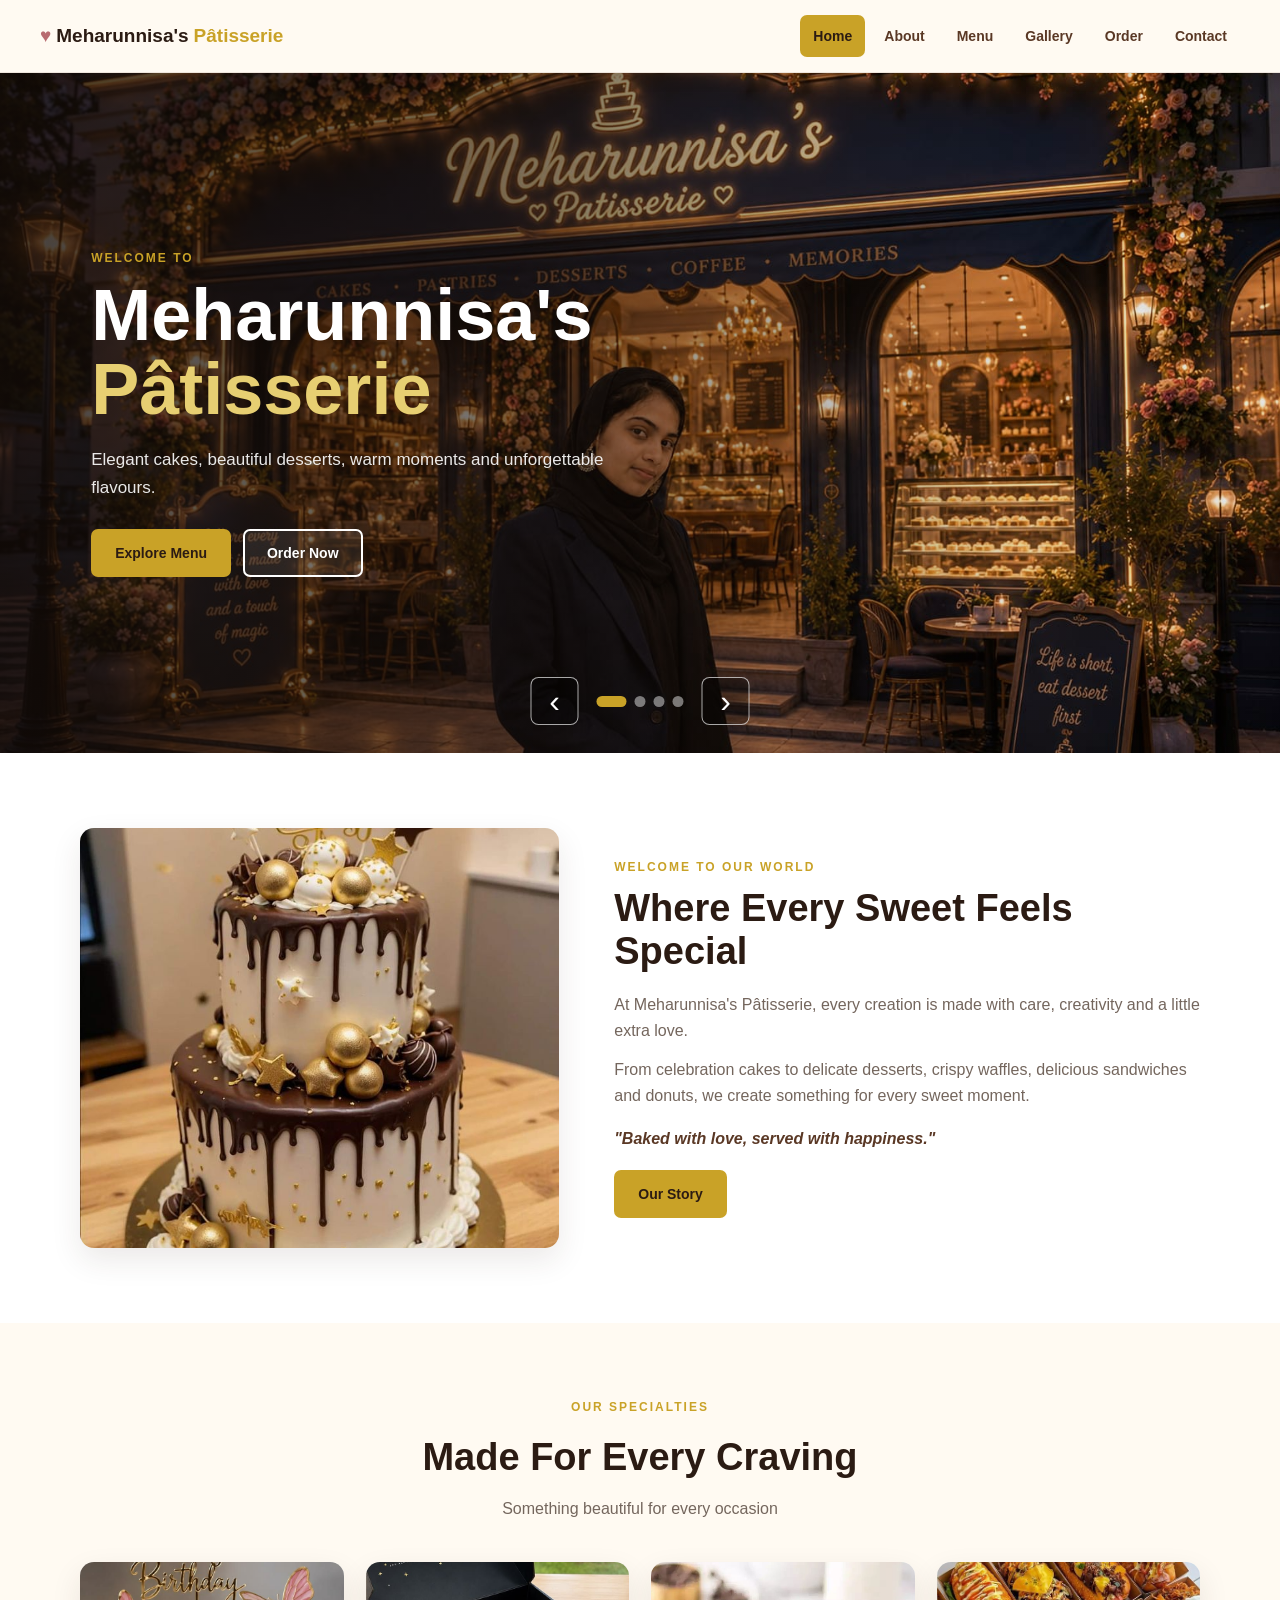
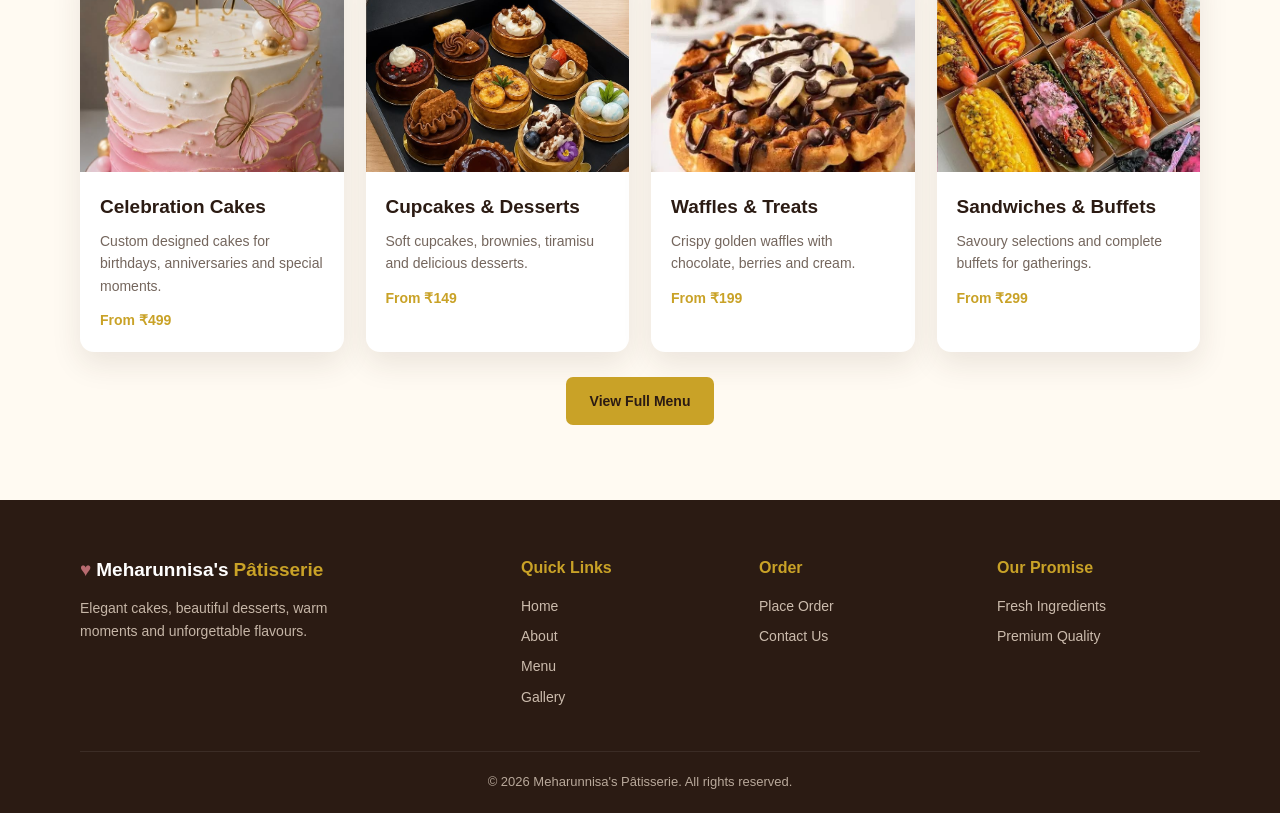
<file: Meharunnisa's patisserie/index.html>
<!DOCTYPE html>
<html lang="en">
<head>
  <meta charset="UTF-8">
  <meta name="viewport" content="width=device-width, initial-scale=1.0">
  <title>Meharunnisa's Pâtisserie | Home</title>
  <link rel="stylesheet" href="css/style.css">
</head>

<body>

<nav class="navbar">
  <div class="nav-container">

    <a href="index.html" class="logo">
      <span class="heart">♥</span>
      Meharunnisa's <span>Pâtisserie</span>
    </a>

    <button
      class="menu-toggle"
      aria-label="Open navigation"
      aria-expanded="false">
      <span></span>
      <span></span>
      <span></span>
    </button>

    <div class="nav-links">
      <a href="index.html" class="active">Home</a>
      <a href="about.html">About</a>
      <a href="menu.html">Menu</a>
      <a href="gallery.html">Gallery</a>
      <a href="order.html">Order</a>
      <a href="contact.html">Contact</a>
    </div>

  </div>
</nav>


<!-- =========================
     HOME SLIDER
========================= -->

<section class="hero">

  <div class="slider">

    <!-- Slide 1 -->
    <div
      class="slide active"
      style="background-image:url('images/hero1.jpg')">

      <div class="slide-content">
        <div class="slide-text">

          <p class="welcome-label">
            WELCOME TO
          </p>

          <h1>
            Meharunnisa's<br>
            <span>Pâtisserie</span>
          </h1>

          <p>
            Elegant cakes, beautiful desserts,
            warm moments and unforgettable flavours.
          </p>

          <div class="btn-group">
            <a href="menu.html" class="btn btn-primary">
              Explore Menu
            </a>

            <a href="order.html" class="btn btn-outline">
              Order Now
            </a>
          </div>

        </div>
      </div>

    </div>


    <!-- Slide 2 -->
    <div
      class="slide"
      style="background-image:url('images/hero2.jpg')">

      <div class="slide-content">
        <div class="slide-text">

          <p class="welcome-label">
            HANDCRAFTED WITH LOVE
          </p>

          <h1>
            Celebration<br>
            <span>Cakes</span>
          </h1>

          <p>
            Beautiful cakes created for birthdays,
            anniversaries and special celebrations.
          </p>

          <div class="btn-group">
            <a href="menu.html" class="btn btn-primary">
              View Cakes
            </a>

            <a href="order.html" class="btn btn-outline">
              Order Now
            </a>
          </div>

        </div>
      </div>

    </div>


    <!-- Slide 3 -->
    <div
      class="slide"
      style="background-image:url('images/hero3.jpg')">

      <div class="slide-content">
        <div class="slide-text">

          <p class="welcome-label">
            SWEET TREATS
          </p>

          <h1>
            Cupcakes &<br>
            <span>Desserts</span>
          </h1>

          <p>
            Soft cupcakes, rich brownies,
            tiramisu and delicious desserts.
          </p>

          <div class="btn-group">
            <a href="gallery.html" class="btn btn-primary">
              View Gallery
            </a>

            <a href="order.html" class="btn btn-outline">
              Order Now
            </a>
          </div>

        </div>
      </div>

    </div>


    <!-- Slide 4 -->
    <div
      class="slide"
      style="background-image:url('images/hero4.jpg')">

      <div class="slide-content">
        <div class="slide-text">

          <p class="welcome-label">
            CRISPY & DELICIOUS
          </p>

          <h1>
            Waffles &<br>
            <span>Donuts</span>
          </h1>

          <p>
            Golden waffles, chocolate,
            berries, cream and delicious donuts.
          </p>

          <div class="btn-group">
            <a href="menu.html" class="btn btn-primary">
              See Menu
            </a>

            <a href="order.html" class="btn btn-outline">
              Order Now
            </a>
          </div>

        </div>
      </div>

    </div>

  </div>


  <!-- Slider controls -->

  <div class="slider-controls">

    <button
      class="slider-btn prev"
      type="button"
      aria-label="Previous slide">
      ‹
    </button>

    <div class="slider-dots">

      <button
        class="dot active"
        type="button"
        data-index="0"
        aria-label="Slide 1">
      </button>

      <button
        class="dot"
        type="button"
        data-index="1"
        aria-label="Slide 2">
      </button>

      <button
        class="dot"
        type="button"
        data-index="2"
        aria-label="Slide 3">
      </button>

      <button
        class="dot"
        type="button"
        data-index="3"
        aria-label="Slide 4">
      </button>

    </div>

    <button
      class="slider-btn next"
      type="button"
      aria-label="Next slide">
      ›
    </button>

  </div>

</section>


<!-- =========================
     ABOUT TEASER
========================= -->

<section class="section about-teaser">

  <div class="container">

    <div class="about-grid">

      <div class="about-image">
        <img
          src="images/cake2.jpg"
          alt="Beautiful cake"
          class="about-photo">
      </div>

      <div class="about-content">

        <p class="section-label">
          WELCOME TO OUR WORLD
        </p>

        <h2>
          Where Every Sweet Feels Special
        </h2>

        <p>
          At Meharunnisa's Pâtisserie,
          every creation is made with care,
          creativity and a little extra love.
        </p>

        <p>
          From celebration cakes to delicate desserts,
          crispy waffles, delicious sandwiches and donuts,
          we create something for every sweet moment.
        </p>

        <p class="quote">
          "Baked with love, served with happiness."
        </p>

        <a href="about.html" class="btn btn-gold">
          Our Story
        </a>

      </div>

    </div>

  </div>

</section>


<!-- =========================
     SPECIALTIES
========================= -->

<section class="section specialties">

  <div class="container">

    <div class="section-header">

      <p class="section-label">
        OUR SPECIALTIES
      </p>

      <h2>
        Made For Every Craving
      </h2>

      <p>
        Something beautiful for every occasion
      </p>

    </div>


    <div class="cards-grid">

      <div class="card">

        <div
          class="card-img"
          style="background-image:url('images/cake3.jpg')">
        </div>

        <div class="card-body">

          <h3>
            Celebration Cakes
          </h3>

          <p>
            Custom designed cakes for birthdays,
            anniversaries and special moments.
          </p>

          <p class="price">
            From ₹499
          </p>

        </div>

      </div>


      <div class="card">

        <div
          class="card-img"
          style="background-image:url('images/cupcakes2.jpg')">
        </div>

        <div class="card-body">

          <h3>
            Cupcakes & Desserts
          </h3>

          <p>
            Soft cupcakes, brownies,
            tiramisu and delicious desserts.
          </p>

          <p class="price">
            From ₹149
          </p>

        </div>

      </div>


      <div class="card">

        <div
          class="card-img"
          style="background-image:url('images/waffle2.jpg')">
        </div>

        <div class="card-body">

          <h3>
            Waffles & Treats
          </h3>

          <p>
            Crispy golden waffles with chocolate,
            berries and cream.
          </p>

          <p class="price">
            From ₹199
          </p>

        </div>

      </div>


      <div class="card">

        <div
          class="card-img"
          style="background-image:url('images/sandwich1.jpg')">
        </div>

        <div class="card-body">

          <h3>
            Sandwiches & Buffets
          </h3>

          <p>
            Savoury selections and complete
            buffets for gatherings.
          </p>

          <p class="price">
            From ₹299
          </p>

        </div>

      </div>

    </div>


    <div class="text-center mt-2">

      <a href="menu.html" class="btn btn-gold">
        View Full Menu
      </a>

    </div>

  </div>

</section>


<!-- =========================
     FOOTER
========================= -->

<footer class="footer">

  <div class="container">

    <div class="footer-grid">

      <div class="footer-brand">

        <a href="index.html" class="logo">
          <span class="heart">♥</span>
          Meharunnisa's <span>Pâtisserie</span>
        </a>

        <p>
          Elegant cakes, beautiful desserts,
          warm moments and unforgettable flavours.
        </p>

      </div>


      <div class="footer-links">

        <h4>
          Quick Links
        </h4>

        <a href="index.html">Home</a>
        <a href="about.html">About</a>
        <a href="menu.html">Menu</a>
        <a href="gallery.html">Gallery</a>

      </div>


      <div class="footer-links">

        <h4>
          Order
        </h4>

        <a href="order.html">
          Place Order
        </a>

        <a href="contact.html">
          Contact Us
        </a>

      </div>


      <div class="footer-links">

        <h4>
          Our Promise
        </h4>

        <a href="about.html">
          Fresh Ingredients
        </a>

        <a href="about.html">
          Premium Quality
        </a>

      </div>

    </div>


    <div class="footer-bottom">
      © 2026 Meharunnisa's Pâtisserie.
      All rights reserved.
    </div>

  </div>

</footer>


<script src="js/script.js"></script>

</body>
</html>
</file>
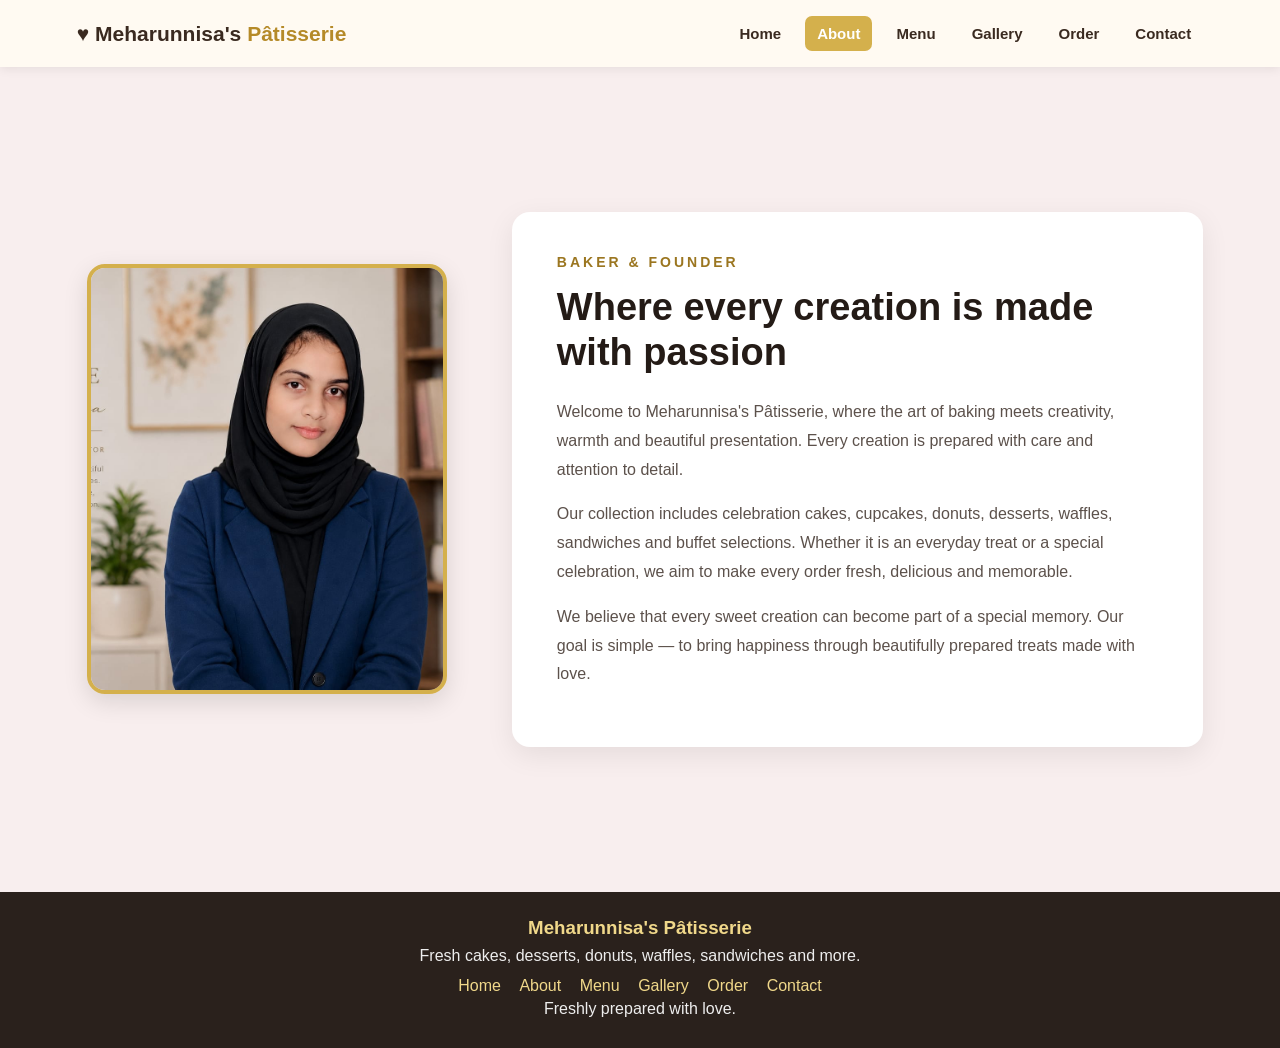
<file: Meharunnisa's patisserie/about.html>
<!DOCTYPE html>
<html lang="en">
<head>
    <meta charset="UTF-8">
    <meta name="viewport" content="width=device-width, initial-scale=1.0">

    <title>About | Meharunnisa's Pâtisserie</title>

    <style>

        /* =========================
           BASIC RESET
        ========================= */

        * {
            margin: 0;
            padding: 0;
            box-sizing: border-box;
        }

        body {
            font-family: Arial, Helvetica, sans-serif;
            background: #f8eeee;
            color: #2b211b;
        }


        /* =========================
           NAVIGATION BAR
        ========================= */

        header {
            width: 100%;

            /* CORRECT CREAM COLOR */
            background: #fffaf2;

            padding: 16px 6%;

            display: flex;
            align-items: center;
            justify-content: space-between;

            box-shadow: 0 2px 10px rgba(0, 0, 0, 0.08);

            position: relative;
            z-index: 10;
        }


        /* LOGO */

        .logo {
            font-size: 21px;
            font-weight: bold;

            color: #3a2a20;

            text-decoration: none;

            white-space: nowrap;
        }


        .logo span {
            color: #b58a28;
        }


        /* NAVIGATION LINKS */

        nav {
            display: flex;

            align-items: center;

            /* SPACE BETWEEN EACH WORD */
            gap: 12px;
        }


        nav a {
            text-decoration: none;

            color: #3a2a20;

            font-size: 15px;

            font-weight: 600;

            /* SPACE AROUND EACH LINK */
            padding: 9px 12px;

            border-radius: 7px;

            transition: 0.3s ease;
        }


        nav a:hover {
            background: #f3e5bd;

            color: #5a4015;
        }


        nav a.active {
            background: #d4b04c;

            color: #ffffff;
        }


        /* =========================
           ABOUT SECTION
        ========================= */

        .about-section {
            min-height: calc(100vh - 75px);

            padding: 70px 6%;

            display: flex;

            align-items: center;

            justify-content: center;
        }


        .about-container {
            width: 100%;

            max-width: 1150px;

            display: flex;

            align-items: center;

            justify-content: center;

            gap: 55px;
        }


        /* =========================
           PHOTO
        ========================= */

        .about-image {
            flex: 0 0 380px;

            display: flex;

            justify-content: center;

            align-items: center;
        }


        .about-image img {
            width: 360px;

            height: 430px;

            object-fit: cover;

            display: block;

            border-radius: 18px;

            border: 4px solid #d4b04c;

            box-shadow:
                0 8px 25px rgba(0, 0, 0, 0.12);
        }


        /* =========================
           INFORMATION BOX
        ========================= */

        .about-content {
            flex: 1;

            background: #ffffff;

            padding: 42px 45px;

            border-radius: 18px;

            box-shadow:
                0 8px 28px rgba(0, 0, 0, 0.08);
        }


        .small-title {
            font-size: 14px;

            font-weight: bold;

            letter-spacing: 3px;

            color: #9b7620;

            margin-bottom: 15px;
        }


        .about-content h1 {
            font-size: 38px;

            line-height: 1.2;

            color: #241b16;

            margin-bottom: 22px;
        }


        .about-content p {
            font-size: 16px;

            line-height: 1.8;

            color: #5c514b;

            margin-bottom: 16px;
        }


        /* =========================
           FOOTER
        ========================= */

        footer {
            background: #2a211c;

            color: #ffffff;

            text-align: center;

            padding: 25px 20px;
        }


        footer h3 {
            color: #f0d88a;

            margin-bottom: 8px;
        }


        footer p {
            color: #eeeeee;

            margin: 5px 0;
        }


        .footer-links {
            margin-top: 12px;
        }


        .footer-links a {
            color: #f0d88a;

            text-decoration: none;

            margin: 0 7px;
        }


        .footer-links a:hover {
            text-decoration: underline;
        }


        /* =========================
           TABLET
        ========================= */

        @media (max-width: 900px) {

            header {
                flex-direction: column;

                gap: 12px;

                padding: 16px 20px;
            }


            nav {
                gap: 6px;

                flex-wrap: wrap;

                justify-content: center;
            }


            nav a {
                font-size: 14px;

                padding: 8px 10px;
            }


            .about-section {
                padding: 45px 20px;
            }


            .about-container {
                flex-direction: column;

                gap: 35px;
            }


            .about-image {
                flex: none;
            }


            .about-image img {
                width: 320px;

                height: 390px;
            }


            .about-content {
                width: 100%;

                padding: 32px 28px;
            }


            .about-content h1 {
                font-size: 30px;
            }
        }


        /* =========================
           MOBILE
        ========================= */

        @media (max-width: 500px) {

            .logo {
                font-size: 19px;
            }


            header {
                padding: 15px;
            }


            nav {
                gap: 3px;
            }


            nav a {
                font-size: 13px;

                padding: 7px 8px;
            }


            .about-section {
                padding: 35px 15px;
            }


            .about-image img {
                width: 280px;

                height: 340px;
            }


            .about-content {
                padding: 25px 20px;
            }


            .about-content h1 {
                font-size: 27px;
            }


            .about-content p {
                font-size: 14px;

                line-height: 1.7;
            }
        }

    </style>
</head>


<body>


    <!-- =========================
         NAVIGATION
    ========================= -->

    <header>

        <a href="index.html" class="logo">
            ♥ Meharunnisa's <span>Pâtisserie</span>
        </a>


        <nav>

            <a href="index.html">
                Home
            </a>

            <a href="about.html" class="active">
                About
            </a>

            <a href="menu.html">
                Menu
            </a>

            <a href="gallery.html">
                Gallery
            </a>

            <a href="order.html">
                Order
            </a>

            <a href="contact.html">
                Contact
            </a>

        </nav>

    </header>


    <!-- =========================
         ABOUT SECTION
    ========================= -->

    <main class="about-section">

        <div class="about-container">


            <!-- ABOUT PHOTO -->

            <div class="about-image">

                <img
                    src="images/about.jpg"
                    alt="Meharunnisa's Pâtisserie founder"
                >

            </div>


            <!-- ABOUT INFORMATION -->

            <div class="about-content">

                <div class="small-title">
                    BAKER &amp; FOUNDER
                </div>


                <h1>
                    Where every creation is made with passion
                </h1>


                <p>
                    Welcome to Meharunnisa's Pâtisserie, where the art of
                    baking meets creativity, warmth and beautiful presentation.
                    Every creation is prepared with care and attention to detail.
                </p>


                <p>
                    Our collection includes celebration cakes, cupcakes,
                    donuts, desserts, waffles, sandwiches and buffet selections.
                    Whether it is an everyday treat or a special celebration,
                    we aim to make every order fresh, delicious and memorable.
                </p>


                <p>
                    We believe that every sweet creation can become part of
                    a special memory. Our goal is simple — to bring happiness
                    through beautifully prepared treats made with love.
                </p>

            </div>

        </div>

    </main>


    <!-- =========================
         FOOTER
    ========================= -->

    <footer>

        <h3>
            Meharunnisa's Pâtisserie
        </h3>


        <p>
            Fresh cakes, desserts, donuts, waffles,
            sandwiches and more.
        </p>


        <div class="footer-links">

            <a href="index.html">Home</a>

            <a href="about.html">About</a>

            <a href="menu.html">Menu</a>

            <a href="gallery.html">Gallery</a>

            <a href="order.html">Order</a>

            <a href="contact.html">Contact</a>

        </div>


        <p>
            Freshly prepared with love.
        </p>

    </footer>


</body>
</html>
</file>
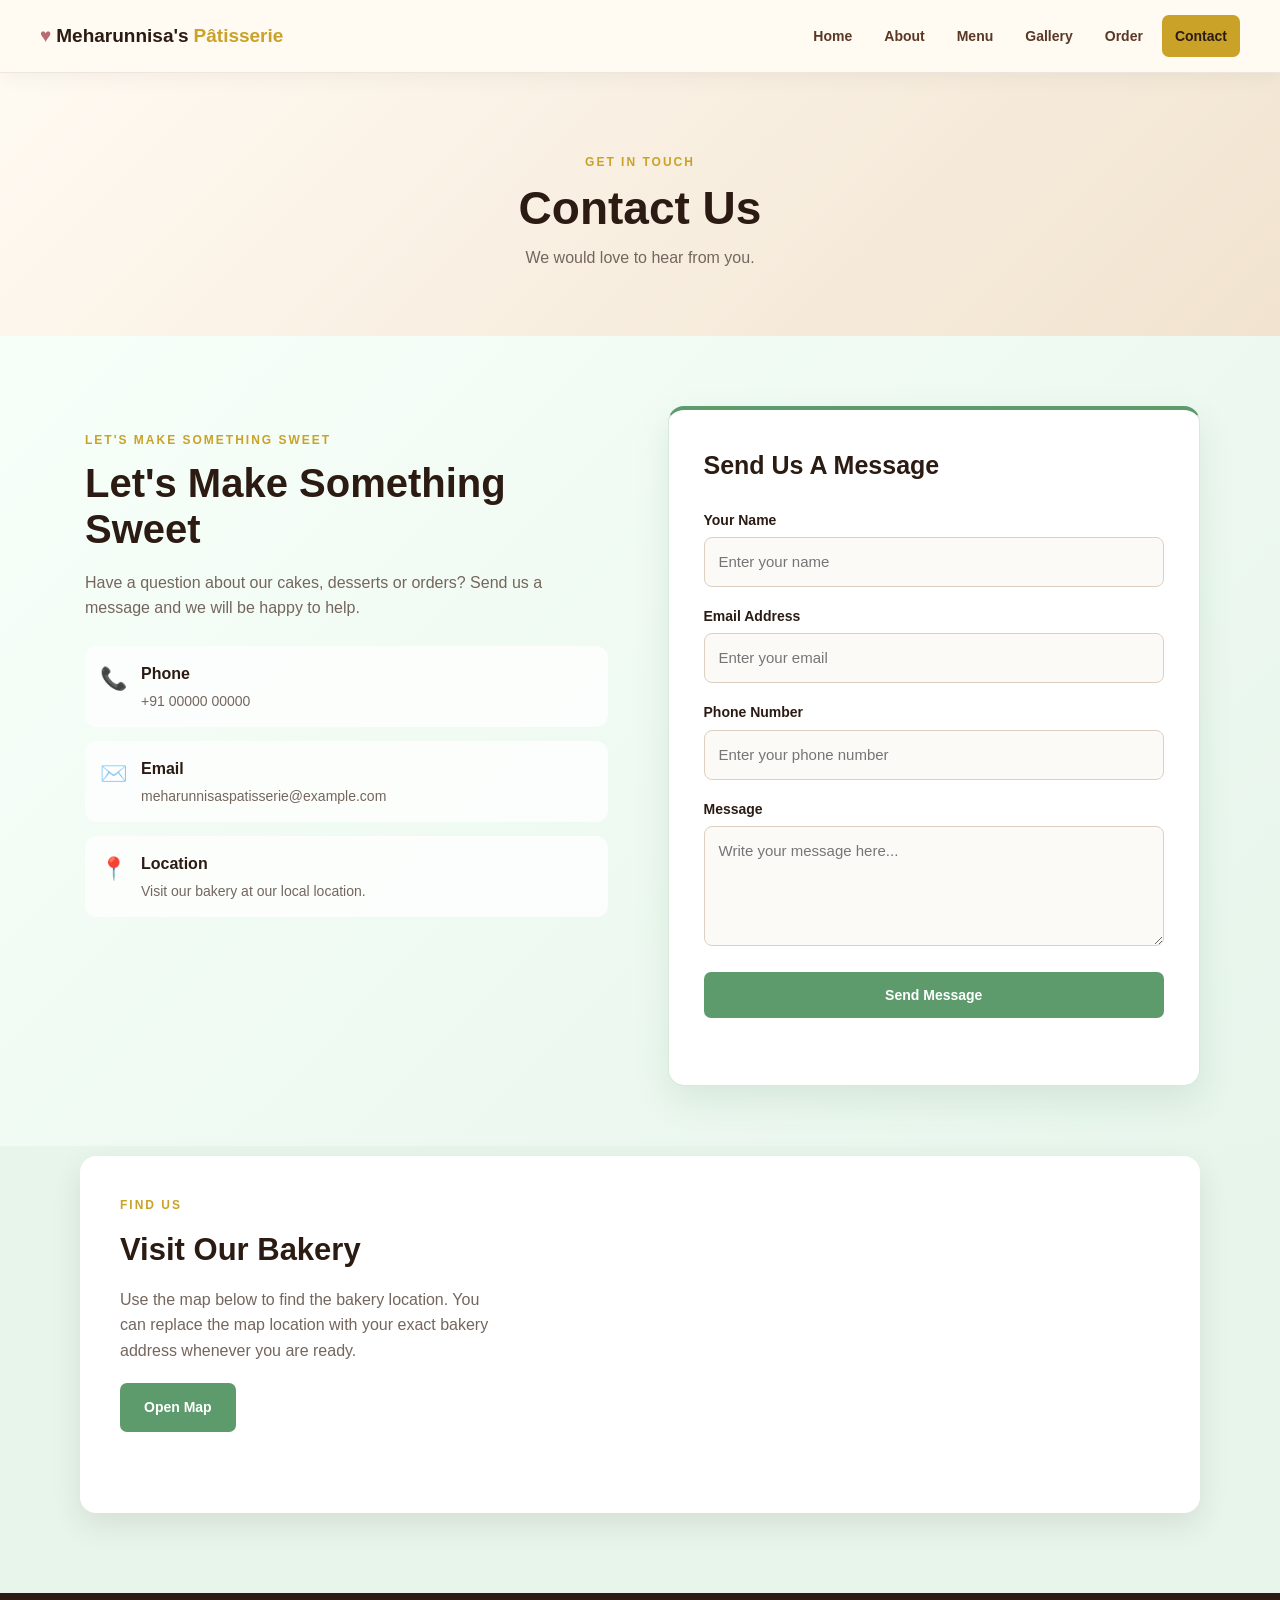
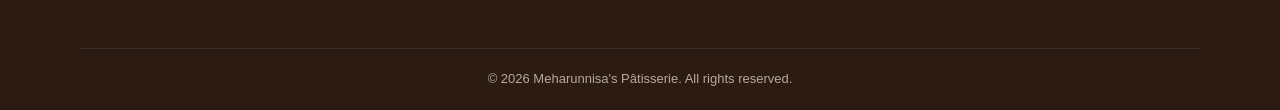
<file: Meharunnisa's patisserie/contact.html>
<!DOCTYPE html>
<html lang="en">

<head>

  <meta charset="UTF-8">

  <meta name="viewport"
        content="width=device-width, initial-scale=1.0">

  <title>
    Contact | Meharunnisa's Pâtisserie
  </title>

  <link rel="stylesheet" href="css/style.css">
</head>

<body>


  <nav class="navbar">

    <div class="nav-container">

      <a href="index.html" class="logo">
        <span class="heart">♥</span>
        Meharunnisa's <span>Pâtisserie</span>
      </a>

      <button class="menu-toggle"
              aria-label="Open navigation"
              aria-expanded="false">

        <span></span>
        <span></span>
        <span></span>

      </button>

      <div class="nav-links">

        <a href="index.html">Home</a>
        <a href="about.html">About</a>
        <a href="menu.html">Menu</a>
        <a href="gallery.html">Gallery</a>
        <a href="order.html">Order</a>
        <a href="contact.html" class="active">Contact</a>

      </div>

    </div>

  </nav>


  <section class="page-hero contact-hero">

    <div class="container">

      <p class="section-label">
        GET IN TOUCH
      </p>

      <h1>
        Contact Us
      </h1>

      <p>
        We would love to hear from you.
      </p>

    </div>

  </section>


  <main class="contact-page">

    <div class="container">

      <div class="contact-layout">


        <div class="contact-info">

          <p class="section-label">
            LET'S MAKE SOMETHING SWEET
          </p>

          <h2>
            Let's Make Something Sweet
          </h2>

          <p>
            Have a question about our cakes, desserts
            or orders? Send us a message and we will
            be happy to help.
          </p>


          <div class="contact-details">


            <div class="contact-item">

              <div class="icon">
                📞
              </div>

              <div>

                <h4>
                  Phone
                </h4>

                <p>
                  +91 00000 00000
                </p>

              </div>

            </div>


            <div class="contact-item">

              <div class="icon">
                ✉️
              </div>

              <div>

                <h4>
                  Email
                </h4>

                <p>
                  meharunnisaspatisserie@example.com
                </p>

              </div>

            </div>


            <div class="contact-item">

              <div class="icon">
                📍
              </div>

              <div>

                <h4>
                  Location
                </h4>

                <p>
                  Visit our bakery at our local location.
                </p>

              </div>

            </div>


          </div>

        </div>


        <div class="contact-form-card">

          <h3>
            Send Us A Message
          </h3>


          <form id="contactForm">


            <div class="form-group">

              <label for="contactName">
                Your Name
              </label>

              <input type="text"
                     id="contactName"
                     name="name"
                     placeholder="Enter your name"
                     required>

            </div>


            <div class="form-group">

              <label for="contactEmail">
                Email Address
              </label>

              <input type="email"
                     id="contactEmail"
                     name="email"
                     placeholder="Enter your email"
                     required>

            </div>


            <div class="form-group">

              <label for="contactPhone">
                Phone Number
              </label>

              <input type="tel"
                     id="contactPhone"
                     name="phone"
                     placeholder="Enter your phone number">

            </div>


            <div class="form-group">

              <label for="contactMessageInput">
                Message
              </label>

              <textarea id="contactMessageInput"
                        name="message"
                        placeholder="Write your message here..."
                        required></textarea>

            </div>


            <button type="submit"
                    class="btn btn-green form-submit">

              Send Message

            </button>
            <div id="contactMessage" class="contact-success">
        ✓ Your order has been sent successfully!
        <button type="button" onclick="closeContactMessage()">OK</button>
     </div>

            <p class="form-message"></p>

          </form>

        </div>

      </div>

    </div>

  </main>


  <section class="map-section">

    <div class="container">

      <div class="map-card">

        <div class="map-copy">

          <p class="section-label">
            FIND US
          </p>

          <h2>
            Visit Our Bakery
          </h2>

          <p>
            Use the map below to find the bakery location.
            You can replace the map location with your
            exact bakery address whenever you are ready.
          </p>

          <a href="https://www.google.com/maps"
             target="_blank"
             rel="noopener"
             class="btn btn-green">

            Open Map

          </a>

        </div>


        <div class="map-frame">

          <iframe
            src="https://www.google.com/maps?q=Kottapeta%2C%20Andhra%20Pradesh%2C%20India&output=embed"
            loading="lazy"
            title="Bakery location map">
          </iframe>

        </div>

      </div>

    </div>

  </section>


  <footer class="footer">

    <div class="container">

      <div class="footer-bottom">
        © 2026 Meharunnisa's Pâtisserie.
        All rights reserved.
      </div>

    </div>

  </footer>

<script src="js/script.js"></script>
  

</body>
</html>
</file>
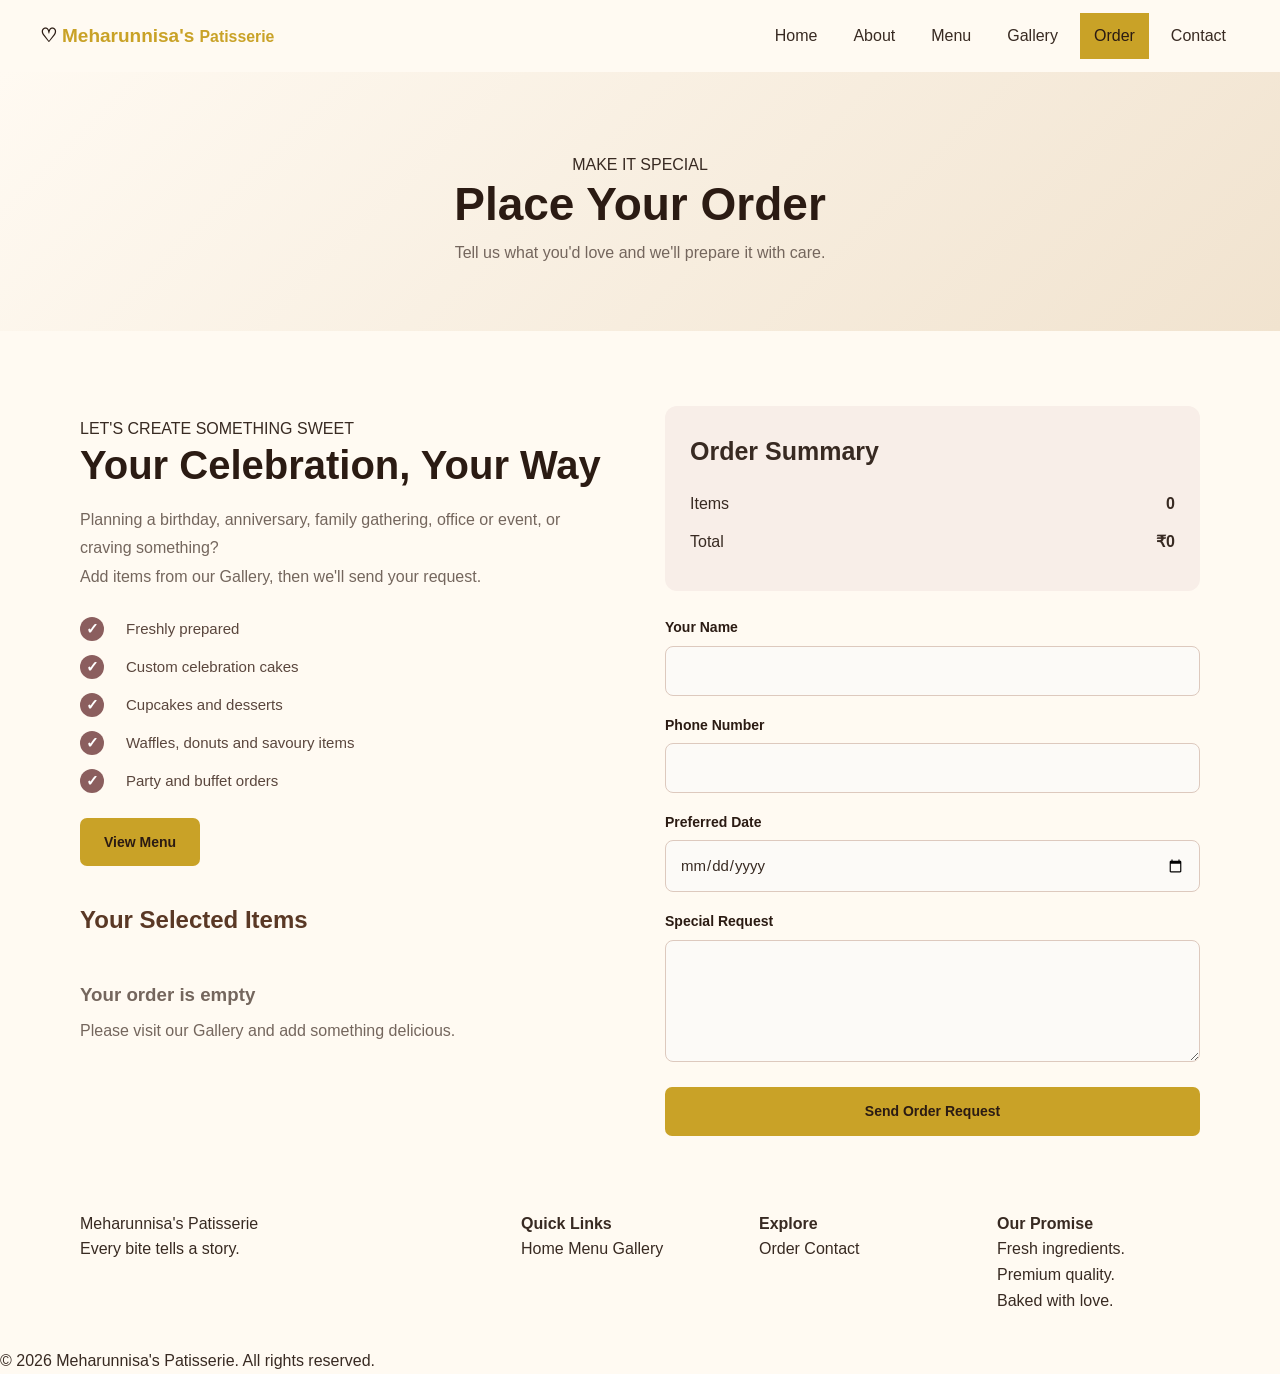
<file: Meharunnisa's patisserie/order.html>
<!DOCTYPE html>
<html lang="en">

<head>

<meta charset="UTF-8">

<meta name="viewport"
      content="width=device-width, initial-scale=1.0">

<title>
Order | Meharunnisa's Patisserie
</title>

<link rel="stylesheet"
      href="css/style.css">

<link rel="preconnect"
      href="https://fonts.googleapis.com">

<link rel="preconnect"
      href="https://fonts.gstatic.com"
      crossorigin>

<link href="https://fonts.googleapis.com/css2?family=Cormorant+Garamond:wght@400;500;600;700&family=Great+Vibes&family=Montserrat:wght@400;500;600;700&display=swap"
      rel="stylesheet">


<style>

/* =====================================================
   ORDER PAGE LAYOUT
===================================================== */

.order-layout {

    display: grid;

    grid-template-columns: 1fr 1fr;

    gap: 50px;

    align-items: start;

}


/* =====================================================
   LEFT SIDE
===================================================== */

.order-info {

    padding: 10px 0;

}


.order-info h2 {

    margin-bottom: 18px;

}


.order-info > p {

    line-height: 1.8;

    color: #74665d;

}


/* =====================================================
   FIVE FEATURES
===================================================== */

.order-features {

    list-style: none;

    padding: 0;

    margin: 25px 0;

}


.order-features li {

    display: flex;

    align-items: center;

    gap: 12px;

    margin-bottom: 14px;

    color: #5a463d;

    font-size: 15px;

}


.order-features li::before {

    content: "✓";

    display: flex;

    align-items: center;

    justify-content: center;

    width: 24px;

    height: 24px;

    flex-shrink: 0;

    border-radius: 50%;

    background: #8b5e5e;

    color: white;

    font-weight: 700;

}


/* =====================================================
   SELECTED ITEMS
===================================================== */

.selected-items-title {

    margin-top: 35px;

    margin-bottom: 15px;

    font-size: 24px;

    color: #5a3825;

}


#orderItems {

    width: 100%;

}


.cart-item {

    display: flex;

    align-items: center;

    gap: 15px;

    padding: 14px 0;

    border-bottom: 1px solid #eaded8;

}


.cart-item img {

    width: 70px;

    height: 70px;

    object-fit: cover;

    border-radius: 8px;

}


.cart-details {

    flex: 1;

}


.cart-details h3 {

    margin: 0 0 5px;

    font-size: 17px;

}


.cart-qty {

    display: flex;

    gap: 8px;

    align-items: center;

    margin-top: 6px;

}


.cart-qty button {

    border: 0;

    border-radius: 5px;

    padding: 3px 9px;

    cursor: pointer;

    background: #8b5e5e;

    color: white;

}


.remove-item {

    border: 0;

    background: none;

    color: #8b5e5e;

    cursor: pointer;

    font-size: 13px;

}


/* =====================================================
   EMPTY ORDER
===================================================== */

.empty-order {

    padding: 25px 0;

    color: #74665d;

}


.empty-order h3 {

    margin-bottom: 8px;

}


/* =====================================================
   ORDER SUMMARY
===================================================== */

.order-summary {

    margin-top: 0;

    padding: 25px;

    border-radius: 12px;

    background: #f8eee8;

}


.order-summary h3 {

    margin-top: 0;

    margin-bottom: 20px;

    font-size: 25px;

}


.order-summary p {

    display: flex;

    justify-content: space-between;

    margin: 12px 0;

}


/* =====================================================
   GIFT NOTE
===================================================== */

.gift-note {

    display: none;

    margin-top: 15px;

    padding: 14px;

    border-radius: 8px;

    background: #efe0d7;

    color: #6f4545;

    font-size: 14px;

    line-height: 1.6;

}


/* =====================================================
   ORDER FORM
===================================================== */

.order-form {

    margin-top: 25px;

}


.form-group {

    margin-bottom: 18px;

}


.form-group label {

    display: block;

    margin-bottom: 7px;

    font-weight: 600;

}


.form-group input,

.form-group textarea {

    width: 100%;

    padding: 12px 14px;

    border: 1px solid #ddc9be;

    border-radius: 8px;

    font-family: inherit;

    box-sizing: border-box;

}


.form-group textarea {

    resize: vertical;

}


.full-button {

    width: 100%;

}


/* =====================================================
   REQUEST MESSAGE
===================================================== */

.request-message {

    display: none;

    margin-top: 20px;

    padding: 18px;

    border-radius: 10px;

    background: #f8eee8;

    border: 1px solid #dfc7b8;

    line-height: 1.7;

}


.request-message.show {

    display: block;

}


/* =====================================================
   MOBILE
===================================================== */

@media (max-width: 900px) {

    .order-layout {

        grid-template-columns: 1fr;

        gap: 35px;

    }

}

</style>

</head>


<body>


<!-- =====================================================
     HEADER
===================================================== -->

<header class="site-header">

    <div class="container nav-container">

        <a href="index.html"
           class="logo">

            <span class="logo-icon">
                ♡
            </span>

            <span>
                Meharunnisa's
                <small>Patisserie</small>
            </span>

        </a>


        <button
            class="menu-toggle"
            type="button">

            ☰

        </button>


        <nav class="main-nav">

            <a href="index.html">
                Home
            </a>

            <a href="about.html">
                About
            </a>

            <a href="menu.html">
                Menu
            </a>

            <a href="gallery.html">
                Gallery
            </a>

            <a href="order.html"
               class="active">

                Order

            </a>

            <a href="contact.html">
                Contact
            </a>

        </nav>

    </div>

</header>


<!-- =====================================================
     MAIN
===================================================== -->

<main>


    <!-- =================================================
         PAGE HERO
    ================================================== -->

    <section class="page-hero">

        <div class="container">

            <span class="eyebrow">
                MAKE IT SPECIAL
            </span>

            <h1>
                Place Your
                <span>Order</span>
            </h1>

            <p>
                Tell us what you'd love
                and we'll prepare it with care.
            </p>

        </div>

    </section>


    <!-- =================================================
         ORDER SECTION
    ================================================== -->

    <section class="section order-section">

        <div class="container">


            <div class="order-layout">


                <!-- =====================================
                     LEFT SIDE
                ====================================== -->

                <div class="order-info">


                    <span class="eyebrow">
                        LET'S CREATE SOMETHING SWEET
                    </span>


                    <h2>
                        Your Celebration,
                        <span>Your Way</span>
                    </h2>


                    <p>
                        Planning a birthday, anniversary,
                        family gathering, office or event,
                        or craving something?
                    </p>


                    <p>
                        Add items from our Gallery,
                        then we'll send your request.
                    </p>


                    <!-- =================================
                         FIVE CHECK MARK FEATURES
                    ================================== -->

                    <ul class="order-features">

                        <li>
                            Freshly prepared
                        </li>

                        <li>
                            Custom celebration cakes
                        </li>

                        <li>
                            Cupcakes and desserts
                        </li>

                        <li>
                            Waffles, donuts and savoury items
                        </li>

                        <li>
                            Party and buffet orders
                        </li>

                    </ul>


                    <!-- =================================
                         VIEW MENU
                    ================================== -->

                    <a href="menu.html"
                       class="btn btn-gold">

                        View Menu

                    </a>


                    <!-- =================================
                         SELECTED ITEMS
                    ================================== -->

                    <h3 class="selected-items-title">

                        Your Selected Items

                    </h3>


                    <div id="orderItems">

                        <!--
                        Items selected from Gallery
                        will appear here automatically.
                        -->

                    </div>


                </div>


                <!-- =====================================
                     RIGHT SIDE
                ====================================== -->

                <div>


                    <!-- =================================
                         ORDER SUMMARY
                    ================================== -->

                    <div class="order-summary">

                        <h3>
                            Order Summary
                        </h3>


                        <p>

                            <span>
                                Items
                            </span>

                            <strong id="orderCount">
                                0
                            </strong>

                        </p>


                        <p>

                            <span>
                                Total
                            </span>

                            <strong id="orderTotal">
                                ₹0
                            </strong>

                        </p>


                        <div
                            id="giftNote"
                            class="gift-note">
                        </div>


                    </div>


                    <!-- =================================
                         ORDER FORM
                    ================================== -->

                    <form
                        id="orderForm"
                        class="order-form"
                        onsubmit="event.preventDefault(); sendOrderRequest();">


                        <div class="form-group">

                            <label for="name">
                                Your Name
                            </label>

                            <input
                                id="name"
                                type="text"
                                required>

                        </div>


                        <div class="form-group">

                            <label for="phone">
                                Phone Number
                            </label>

                            <input
                                id="phone"
                                type="tel"
                                required>

                        </div>


                        <div class="form-group">

                            <label for="date">
                                Preferred Date
                            </label>

                            <input
                                id="date"
                                type="date"
                                required>

                        </div>


                        <div class="form-group">

                            <label for="message">
                                Special Request
                            </label>

                            <textarea
                                id="message"
                                rows="4"
                                placeholder="Any decoration, flavour or delivery details...">
                            </textarea>

                        </div>


                        <button
                            type="submit"
                            class="btn btn-gold full-button">

                            Send Order Request

                        </button>


                    </form>


                    <div
                        id="requestMessage"
                        class="request-message">
                    </div>


                </div>


            </div>

        </div>

    </section>

</main>


<!-- =====================================================
     FOOTER
===================================================== -->

<footer class="site-footer">

    <div class="container footer-grid">


        <div>

            <div class="footer-logo">

                Meharunnisa's
                <span>Patisserie</span>

            </div>

            <p>
                Every bite tells a story.
            </p>

        </div>


        <div>

            <h4>
                Quick Links
            </h4>

            <a href="index.html">
                Home
            </a>

            <a href="menu.html">
                Menu
            </a>

            <a href="gallery.html">
                Gallery
            </a>

        </div>


        <div>

            <h4>
                Explore
            </h4>

            <a href="order.html">
                Order
            </a>

            <a href="contact.html">
                Contact
            </a>

        </div>


        <div>

            <h4>
                Our Promise
            </h4>

            <p>
                Fresh ingredients.<br>
                Premium quality.<br>
                Baked with love.
            </p>

        </div>


    </div>


    <div class="copyright">

        © 2026 Meharunnisa's Patisserie.
        All rights reserved.

    </div>

</footer>


<script src="js/script.js"></script>

</body>

</html>
</file>
<file: Meharunnisa's patisserie/css/style.css>
* {
  margin: 0;
  padding: 0;
  box-sizing: border-box;
}


:root {
  --cream: #fffaf2;
  --cream-dark: #f4ead9;

  --gold: #c9a227;
  --gold-light: #e7cf72;

  --brown: #5a3825;
  --brown-dark: #2b1b13;

  --text: #382a22;
  --text-light: #74665d;

  --white: #ffffff;

  --blue: #5f91bd;
  --blue-dark: #315f87;

  --green: #5d9b6d;
  --green-dark: #397049;

  --shadow:
    0 12px 30px rgba(57, 39, 25, 0.10);

  --radius: 14px;

  --transition:
    0.25s ease;
}


html {
  scroll-behavior: smooth;
}


body {
  font-family:
    Arial,
    Helvetica,
    sans-serif;

  background: var(--cream);

  color: var(--text);

  line-height: 1.6;
}


img {
  max-width: 100%;
  display: block;
}


a {
  color: inherit;
  text-decoration: none;
}


button,
input,
select,
textarea {
  font: inherit;
}


.container {
  width: min(1120px, 92%);
  margin: auto;
}


.section {
  padding: 75px 0;
}


/* =========================
   NAVIGATION
========================= */

.navbar {
  position: sticky;
  top: 0;
  z-index: 1000;

  background:
    rgba(255, 250, 242, 0.97);

  border-bottom:
    1px solid rgba(90, 56, 37, 0.10);

  box-shadow:
    0 4px 20px rgba(0, 0, 0, 0.05);
}


.nav-container {
  min-height: 72px;

  width: min(1200px, 94%);

  margin: auto;

  display: flex;

  align-items: center;

  justify-content: space-between;

  gap: 20px;
}


.logo {
  display: inline-flex;

  align-items: center;

  gap: 5px;

  color: var(--brown-dark);

  font-size: 19px;

  font-weight: 800;
}


.logo span:last-child {
  color: var(--gold);
}


.heart {
  color: #b86b70;
}


.nav-links {
  display: flex;

  align-items: center;

  gap: 6px;
}


.nav-links a {
  padding: 10px 13px;

  border-radius: 7px;

  color: var(--brown);

  font-size: 14px;

  font-weight: 700;

  transition:
    var(--transition);
}


.nav-links a:hover,
.nav-links a.active {
  background: var(--gold);

  color: var(--brown-dark);
}


.menu-toggle {
  display: none;

  width: 44px;
  height: 42px;

  border: 0;

  border-radius: 8px;

  background:
    var(--brown-dark);

  cursor: pointer;

  flex-direction: column;

  justify-content: center;

  align-items: center;

  gap: 5px;
}


.menu-toggle span {
  width: 22px;
  height: 2px;

  background: #fff;
}


/* =========================
   BUTTONS
========================= */

.btn {
  display: inline-flex;

  align-items: center;

  justify-content: center;

  min-height: 46px;

  padding: 11px 22px;

  border-radius: 7px;

  border: 2px solid transparent;

  font-size: 14px;

  font-weight: 800;

  cursor: pointer;

  transition:
    var(--transition);
}


.btn:hover {
  transform: translateY(-2px);
}


.btn-primary,
.btn-gold {
  background: var(--gold);

  color: var(--brown-dark);
}


.btn-primary:hover,
.btn-gold:hover {
  background:
    var(--gold-light);
}


.btn-outline {
  border-color: #fff;

  color: #fff;

  background:
    rgba(255, 255, 255, 0.08);
}


.btn-outline:hover {
  background: #fff;

  color: var(--brown-dark);
}


.btn-blue {
  background: var(--blue);

  color: #fff;
}


.btn-green {
  background: var(--green);

  color: #fff;
}


.btn-group {
  display: flex;

  gap: 12px;

  flex-wrap: wrap;
}


/* =========================
   HOME SLIDER
========================= */

.hero {
  position: relative;

  min-height: 680px;

  overflow: hidden;

  background: #21150f;
}


.slider {
  position: relative;

  width: 100%;

  height: 680px;
}


.slide {
  position: absolute;

  inset: 0;

  opacity: 0;

  visibility: hidden;

  background-size: cover;

  background-position: center;

  transition:
    opacity 0.45s ease,
    visibility 0.45s ease;
}


.slide.active {
  opacity: 1;

  visibility: visible;
}


.slide::before {
  content: "";

  position: absolute;

  inset: 0;

  background:
    linear-gradient(
      90deg,
      rgba(20, 12, 8, 0.78),
      rgba(20, 12, 8, 0.55) 42%,
      rgba(20, 12, 8, 0.10) 80%
    );
}


.slide-content {
  position: relative;

  z-index: 2;

  height: 100%;

  width: min(1200px, 94%);

  margin: auto;

  display: flex;

  align-items: center;

  padding-left: 4%;
}


.slide-text {
  width: min(560px, 100%);

  color: #fff;

  text-align: left;
}


.welcome-label,
.section-label {
  color: var(--gold);

  font-size: 12px;

  font-weight: 900;

  letter-spacing: 2px;

  margin-bottom: 10px;
}


.slide-text h1 {
  font-size:
    clamp(42px, 6vw, 72px);

  line-height: 1.03;

  margin-bottom: 20px;
}


.slide-text h1 span {
  color: var(--gold-light);
}


.slide-text > p:not(.welcome-label) {
  max-width: 520px;

  margin-bottom: 28px;

  color:
    rgba(255, 255, 255, 0.90);

  font-size: 17px;
}


.slider-controls {
  position: absolute;

  z-index: 10;

  left: 50%;

  bottom: 28px;

  transform:
    translateX(-50%);

  display: flex;

  align-items: center;

  gap: 18px;
}


.slider-btn {
  width: 48px;
  height: 48px;

  border:
    1px solid rgba(255, 255, 255, 0.65);

  border-radius: 8px;

  background:
    rgba(0, 0, 0, 0.35);

  color: #fff;

  font-size: 32px;

  line-height: 1;

  cursor: pointer;

  transition:
    var(--transition);
}


.slider-btn:hover {
  background: var(--gold);

  color: var(--brown-dark);

  border-color: var(--gold);
}


.slider-dots {
  display: flex;

  gap: 8px;
}


.dot {
  width: 11px;
  height: 11px;

  border: 0;

  border-radius: 50%;

  background:
    rgba(255, 255, 255, 0.45);

  cursor: pointer;

  transition:
    var(--transition);
}


.dot.active {
  width: 30px;

  border-radius: 8px;

  background: var(--gold);
}


/* =========================
   SECTION HEADERS
========================= */

.section-header {
  text-align: center;

  margin-bottom: 40px;
}


.section-header h2 {
  color: var(--brown-dark);

  font-size: 38px;

  margin-bottom: 8px;
}


.section-header > p:last-child {
  color: var(--text-light);
}


/* =========================
   HOME ABOUT
========================= */

.about-teaser {
  background: #fff;
}


.about-grid {
  display: grid;

  grid-template-columns:
    0.9fr 1.1fr;

  gap: 55px;

  align-items: center;
}


.about-photo {
  width: 100%;

  height: 420px;

  object-fit: cover;

  border-radius:
    var(--radius);

  box-shadow:
    var(--shadow);
}


.about-content h2 {
  color: var(--brown-dark);

  font-size: 38px;

  line-height: 1.15;

  margin-bottom: 18px;
}


.about-content p:not(.section-label):not(.quote) {
  color: var(--text-light);

  margin-bottom: 14px;
}


.quote {
  color: var(--brown);

  font-style: italic;

  font-weight: 700;

  margin: 18px 0;
}


/* =========================
   HOME SPECIALTY CARDS
========================= */

.cards-grid {
  display: grid;

  grid-template-columns:
    repeat(4, 1fr);

  gap: 22px;
}


.card {
  overflow: hidden;

  background: #fff;

  border-radius:
    var(--radius);

  box-shadow:
    var(--shadow);

  transition:
    var(--transition);
}


.card:hover {
  transform:
    translateY(-6px);
}


.card-img {
  height: 210px;

  background-size: cover;

  background-position: center;
}


.card-body {
  padding: 20px;
}


.card-body h3 {
  color: var(--brown-dark);

  font-size: 19px;

  margin-bottom: 8px;
}


.card-body p {
  color: var(--text-light);

  font-size: 14px;
}


.price {
  color:
    var(--gold) !important;

  font-weight: 900;

  margin-top: 12px;
}


/* =========================
   PAGE HERO
========================= */

.page-hero {
  padding: 80px 0 65px;

  text-align: center;

  background:
    linear-gradient(
      135deg,
      #fffaf2,
      #f1e3cf
    );
}


.page-hero h1 {
  color: var(--brown-dark);

  font-size: 46px;

  line-height: 1.15;

  margin-bottom: 10px;
}


.page-hero p:last-child {
  color: var(--text-light);
}


/* =========================
   ABOUT PAGE
   CORRECTION 3
========================= */

.about-page {
  padding: 70px 0 90px;

  background: #fff;
}


.about-story {
  display: grid;

  grid-template-columns:
    250px minmax(0, 1fr);

  gap: 45px;

  align-items: center;

  max-width: 900px;

  margin: auto;
}


/* SMALL PHOTO */

.about-portrait-small {
  width: 220px;

  height: 260px;

  margin: auto;

  overflow: hidden;

  border-radius: 16px;

  box-shadow:
    var(--shadow);
}


.about-portrait-small img {
  width: 100%;

  height: 100%;

  object-fit: cover;
}


.about-text {
  min-width: 0;
}


.about-text h2 {
  color: var(--brown-dark);

  font-size: 36px;

  line-height: 1.2;

  margin-bottom: 18px;
}


.about-text p:not(.section-label):not(.quote) {
  color: var(--text-light);

  margin-bottom: 14px;
}


/* =========================
   MENU PAGE
   CORRECTION 2
========================= */

.menu-page {
  padding: 70px 0 90px;

  /* WHITE BACKGROUND */
  background: #fff;
}


.menu-cards-row {
  display: grid;

  /* THREE CARDS IN FIRST ROW */
  grid-template-columns:
    repeat(3, minmax(0, 1fr));

  gap: 30px;

  max-width: 1080px;

  margin: auto;
}


.menu-card-item {
  overflow: hidden;

  border-radius: 16px;

  /* CREAM + GOLD CARD */
  background:
    linear-gradient(
      145deg,
      #f8e7b0 0%,
      #fff9ed 50%,
      #e6c96b 100%
    );

  border:
    1px solid rgba(201, 162, 39, 0.35);

  box-shadow:
    var(--shadow);

  transition:
    var(--transition);
}


.menu-card-item:hover {
  transform:
    translateY(-7px);

  box-shadow:
    0 18px 40px
    rgba(74, 50, 25, 0.17);
}


.menu-card-item img {
  width: 100%;

  height: 235px;

  object-fit: cover;
}


.menu-card-content {
  padding: 22px;

  text-align: center;
}


.menu-card-content h2 {
  color: var(--brown-dark);

  font-size: 22px;

  margin-bottom: 9px;
}


.menu-card-content p {
  color: var(--brown-dark);

  font-size: 14px;

  margin-bottom: 13px;
}


.menu-price {
  color: var(--brown-dark);

  font-size: 19px;

  font-weight: 900;

  margin-bottom: 16px;
}


.small-btn {
  display: inline-flex;

  align-items: center;

  justify-content: center;

  min-width: 100px;

  padding: 9px 18px;

  border-radius: 7px;

  background:
    var(--brown-dark);

  color: #fff;

  font-size: 13px;

  font-weight: 800;

  transition:
    var(--transition);
}


.small-btn:hover {
  background: var(--gold);

  color: var(--brown-dark);
}
/* Gallery product information */
.gallery-info {
    background: #e8f1df !important;
    padding: 22px;
    text-align: left;
    border-radius: 0 0 14px 14px;
}

/* Product name */
.gallery-info h3 {
    color: #40513b;
    margin-bottom: 8px;
}

/* Product description */
.gallery-info p {
    color: #66735f;
    margin-bottom: 12px;
}

/* Product price */
.gallery-info span {
    color: #40513b;
    font-weight: 700;
    font-size: 18px;
}

/* Add to Order button */
.add-to-order {
    width: 100%;
    margin-top: 16px;
    padding: 12px 18px;
    border: none;
    border-radius: 10px;
    background: #b8cda8 !important;
    color: #ffffff !important;
    font-weight: 600;
    cursor: pointer;
    transition: 0.3s ease;
}

/* Hover effect */
.add-to-order:hover {
    background: #8fa77d !important;
    transform: translateY(-2px);
}




/* =========================
   ORDER PAGE
========================= */

.order-page {
  padding: 70px 0 90px;

  background:
    linear-gradient(
      135deg,
      #f5faff,
      #e4f0fb
    );
}


.order-layout,
.contact-layout {
  display: grid;

  grid-template-columns:
    1fr 1fr;

  gap: 55px;

  align-items: start;
}


.order-info,
.contact-info {
  padding: 25px 5px;
}


.order-info h2,
.contact-info h2 {
  color: var(--brown-dark);

  font-size: 40px;

  line-height: 1.15;

  margin-bottom: 18px;
}


.order-info > p:not(.section-label),
.contact-info > p:not(.section-label) {
  color: var(--text-light);

  max-width: 560px;
}


.order-features {
  list-style: none;

  margin: 25px 0;
}


.order-features li {
  color: var(--brown);

  margin-bottom: 12px;
}


.order-features li::before {
  content: "✓";

  display: inline-flex;

  align-items: center;

  justify-content: center;

  width: 22px;
  height: 22px;

  margin-right: 10px;

  border-radius: 50%;

  background: #dceefc;

  color: var(--blue-dark);

  font-weight: 900;
}


.order-form-card,
.contact-form-card {
  padding: 35px;

  background: #fff;

  border:
    1px solid #d5e2ee;

  border-top:
    4px solid var(--blue);

  border-radius: 16px;

  box-shadow:
    0 14px 35px
    rgba(51, 93, 125, 0.12);
}


.order-form-card h3,
.contact-form-card h3 {
  color: var(--brown-dark);

  font-size: 25px;

  margin-bottom: 24px;
}


/* =========================
   CONTACT
========================= */

.contact-page {
  padding: 70px 0 60px;

  background:
    linear-gradient(
      135deg,
      #f7fff9,
      #e7f5eb
    );
}


.contact-form-card {
  border-color: #d5eadb;

  border-top-color:
    var(--green);

  box-shadow:
    0 14px 35px
    rgba(66, 115, 77, 0.12);
}


.contact-details {
  display: grid;

  gap: 14px;

  margin-top: 25px;
}


.contact-item {
  display: flex;

  align-items: flex-start;

  gap: 14px;

  padding: 15px;

  border-radius: 12px;

  background:
    rgba(255, 255, 255, 0.78);
}


.contact-item .icon {
  font-size: 22px;
}


.contact-item h4 {
  color: var(--brown-dark);

  margin-bottom: 3px;
}


.contact-item p {
  color: var(--text-light);

  font-size: 14px;
}
.contact-success {
    display: none;
    margin-top: 18px;
    padding: 15px 18px;
    background: #e8f5e9;
    border: 1px solid #9bc5a0;
    border-radius: 10px;
    color: #397049;
    font-size: 14px;
    font-weight: 600;
    text-align: center;
}

.contact-success button {
    display: block;
    margin: 12px auto 0;
    padding: 8px 24px;
    border: none;
    border-radius: 7px;
    background: #397049;
    color: white;
    cursor: pointer;
    font-weight: 700;
}

.contact-success button:hover {
    background: #2d5d3a;
}


/* =========================
   FORMS
========================= */

.form-group {
  margin-bottom: 18px;
}


.form-group label {
  display: block;

  margin-bottom: 6px;

  color: var(--brown-dark);

  font-size: 14px;

  font-weight: 800;
}


.form-group input,
.form-group select,
.form-group textarea {
  width: 100%;

  padding: 12px 14px;

  border:
    1.5px solid #ddd0c2;

  border-radius: 8px;

  background: #fcfaf7;

  color: var(--text);

  font-size: 15px;
}


.form-group input:focus,
.form-group select:focus,
.form-group textarea:focus {
  outline: none;

  border-color:
    var(--gold);

  background: #fff;

  box-shadow:
    0 0 0 3px
    rgba(201, 162, 39, 0.10);
}


.form-group textarea {
  min-height: 120px;

  resize: vertical;
}


.form-row {
  display: grid;

  grid-template-columns:
    1fr 1fr;

  gap: 16px;
}


.form-submit {
  width: 100%;

  border: 0;
}


.order-note {
  color: var(--text-light);

  text-align: center;

  font-size: 12px;

  margin-top: 12px;
}


.form-message {
  min-height: 20px;

  margin-top: 12px;

  color:
    var(--green-dark);

  font-size: 14px;

  font-weight: 700;
}


/* =========================
   MAP
========================= */

.map-section {
  padding: 10px 0 80px;

  background: #e7f5eb;
}


.map-card {
  display: grid;

  grid-template-columns:
    0.8fr 1.2fr;

  gap: 30px;

  align-items: stretch;

  padding: 25px;

  border-radius: 16px;

  background: #fff;

  box-shadow:
    var(--shadow);
}


.map-copy {
  padding: 15px;
}


.map-copy h2 {
  color: var(--brown-dark);

  font-size: 31px;

  margin-bottom: 12px;
}


.map-copy p:not(.section-label) {
  color: var(--text-light);

  margin-bottom: 20px;
}


.map-frame {
  min-height: 300px;

  overflow: hidden;

  border-radius: 12px;
}


.map-frame iframe {
  width: 100%;

  height: 100%;

  min-height: 300px;

  border: 0;
}


/* =========================
   FOOTER
========================= */

.footer {
  padding: 55px 0 0;

  background:
    var(--brown-dark);

  color: #e8d8c8;
}


.footer-grid {
  display: grid;

  grid-template-columns:
    2fr 1fr 1fr 1fr;

  gap: 35px;

  margin-bottom: 35px;
}


.footer-brand .logo {
  color: #fff;

  margin-bottom: 12px;
}


.footer-brand p {
  max-width: 290px;

  color: #e8d8c8;

  font-size: 14px;

  opacity: .82;
}


.footer h4 {
  color: var(--gold);

  margin-bottom: 14px;
}


.footer-links a {
  display: block;

  margin-bottom: 8px;

  color: #e8d8c8;

  font-size: 14px;

  opacity: .85;
}


.footer-links a:hover {
  color: var(--gold);

  opacity: 1;
}


.footer-bottom {
  padding: 20px 0;

  border-top:
    1px solid
    rgba(255, 255, 255, 0.10);

  text-align: center;

  color: #e8d8c8;

  font-size: 13px;

  opacity: .75;
}


/* =========================
   HELPERS
========================= */

.text-center {
  text-align: center;
}


.mt-2 {
  margin-top: 25px;
}


/* =========================
   TABLET
========================= */

@media (max-width: 992px) {

  .cards-grid {
    grid-template-columns:
      repeat(2, 1fr);
  }


  .about-grid,
  .about-story,
  .order-layout,
  .contact-layout,
  .map-card {
    grid-template-columns: 1fr;
  }


  .about-portrait-small {
    width: 220px;

    height: 260px;
  }


  .footer-grid {
    grid-template-columns:
      1fr 1fr;
  }


  .gallery-grid {
    grid-template-columns:
      repeat(2, 1fr);
  }


  .menu-cards-row {
    grid-template-columns:
      repeat(2, minmax(0, 1fr));
  }

}


/* =========================
   MOBILE
========================= */

@media (max-width: 768px) {

  .menu-toggle {
    display: flex;
  }


  .nav-links {
    position: absolute;

    top: 72px;

    left: 0;

    width: 100%;

    display: flex;

    flex-direction: column;

    padding: 18px;

    gap: 5px;

    background:
      var(--cream-dark);

    box-shadow:
      0 10px 30px
      rgba(0, 0, 0, 0.10);

    transform:
      translateY(-20px);

    opacity: 0;

    visibility: hidden;

    transition:
      var(--transition);
  }


  .nav-links.open {
    transform:
      translateY(0);

    opacity: 1;

    visibility: visible;
  }


  .nav-links a {
    width: 100%;

    text-align: center;
  }


  .hero,
  .slider {
    min-height: 620px;

    height: 620px;
  }


  .slide-content {
    width: 100%;

    padding: 0 24px;

    background:
      linear-gradient(
        90deg,
        rgba(0, 0, 0, .72),
        rgba(0, 0, 0, .22)
      );
  }


  .slide-text h1 {
    font-size: 44px;
  }


  .slide-text > p:not(.welcome-label) {
    font-size: 15px;
  }


  .cards-grid,
  .gallery-grid {
    grid-template-columns: 1fr;
  }


  .menu-cards-row {
    grid-template-columns: 1fr;

    max-width: 380px;
  }


  .form-row {
    grid-template-columns: 1fr;
  }


  .footer-grid {
    grid-template-columns: 1fr;
  }


  .page-hero h1 {
    font-size: 36px;
  }


  .order-info h2,
  .contact-info h2 {
    font-size: 32px;
  }


  .about-story {
    gap: 30px;
  }

}


/* =========================
   SMALL PHONE
========================= */

@media (max-width: 480px) {

  .logo {
    font-size: 16px;
  }


  .hero,
  .slider {
    min-height: 600px;

    height: 600px;
  }


  .slide-text h1 {
    font-size: 35px;
  }


  .btn-group {
    flex-direction: column;

    align-items: flex-start;
  }


  .btn {
    width: 100%;

    max-width: 220px;
  }


  .slider-controls {
    bottom: 18px;
  }


  .slider-btn {
    width: 40px;

    height: 40px;
  }


  .about-photo {
    height: 320px;
  }


  .page-hero {
    padding: 65px 0 45px;
  }


  .order-form-card,
  .contact-form-card {
    padding: 24px;
  }


  .menu-card-item img {
    height: 210px;
  }

}
/* =========================================================
   GALLERY
========================================================= */

.gallery-grid {
  display: grid;

  grid-template-columns:
    repeat(3, 1fr);

  gap: 28px;

  margin-top: 40px;
}


/* =========================
   GALLERY CARD
========================= */

.gallery-card {
  overflow: hidden;

  background: #ffffff;

  border-radius: 14px;

  box-shadow:
    0 10px 28px
    rgba(57, 39, 25, 0.10);

  transition:
    0.3s ease;
}


.gallery-card:hover {
  transform:
    translateY(-6px);
}


/* =========================
   CAKE IMAGE
========================= */

.gallery-image {
  position: relative;

  height: 220px;

  overflow: hidden;

  background: #ffffff;
}


.gallery-image img {
  width: 100%;

  height: 100%;

  object-fit: cover;

  display: block;
}


/* =========================================================
   PLUS BUTTON
   WHITE BUTTON
========================================================= */

.image-view-btn {

  position: absolute;

  top: 12px;

  right: 12px;

  width: 40px;

  height: 40px;

  display: flex;

  align-items: center;

  justify-content: center;

  border: 2px solid #ffffff;

  border-radius: 50%;

  background: #ffffff;

  color: #5a3825;

  font-size: 25px;

  font-weight: 700;

  line-height: 1;

  cursor: pointer;

  z-index: 20;

  box-shadow:
    0 4px 12px
    rgba(0, 0, 0, 0.18);

  transition:
    0.25s ease;
}


/* Plus hover */

.image-view-btn:hover {

  background: #ffffff;

  color: #5a3825;

  transform:
    scale(1.08);

}


/* =========================================================
   LIGHT GREEN PRODUCT INFORMATION BOX
========================================================= */

.gallery-info {

  padding:
    18px 20px 20px;

  background:
    #e8f1df !important;

  border-radius:
    0 0 14px 14px;

}


/* Cake name */

.gallery-info h3 {

  margin:
    0 0 6px;

  color:
    #40513b;

  font-size:
    18px;

  font-weight:
    700;

}


/* Description */

.gallery-info p {

  margin:
    0 0 10px;

  color:
    #66735f;

  font-size:
    13px;

}


/* Price */

.gallery-info span {

  display:
    block;

  margin-bottom:
    12px;

  color:
    #40513b;

  font-size:
    18px;

  font-weight:
    800;

}


/* =========================================================
   ADD TO ORDER BUTTON
   CHOCOLATE BROWN
========================================================= */

.add-order-btn {

  width: 100%;

  margin-top: 5px;

  padding:
    12px 18px;

  border:
    none;

  border-radius:
    8px;

  background:
    #5a3825 !important;

  color:
    #ffffff !important;

  font-family:
    Montserrat,
    Arial,
    sans-serif;

  font-size:
    13px;

  font-weight:
    700;

  cursor:
    pointer;

  transition:
    0.25s ease;

}


/* Chocolate button hover */

.add-order-btn:hover {

  background:
    #2b1b13 !important;

  color:
    #ffffff !important;

  transform:
    translateY(-2px);

}


/* =========================================================
   FILTER BUTTONS
========================================================= */

.filter-buttons {

  display:
    flex;

  align-items:
    center;

  justify-content:
    center;

  gap:
    10px;

  flex-wrap:
    wrap;

}


.filter-btn {

  padding:
    9px 16px;

  border:
    1px solid #d9cbbd;

  border-radius:
    8px;

  background:
    #ffffff;

  color:
    #5a3825;

  font-size:
    13px;

  font-weight:
    600;

  cursor:
    pointer;

  transition:
    0.25s ease;

}


.filter-btn:hover {

  background:
    #f1e3cf;

}


.filter-btn.active {

  background:
    #5a3825;

  color:
    #ffffff;

  border-color:
    #5a3825;

}


/* =========================================================
   ORDER BOX
========================================================= */

.orders-box {

  display:
    inline-flex;

  align-items:
    center;

  justify-content:
    center;

  gap:
    7px;

  padding:
    10px 16px;

  border-radius:
    8px;

  background:
    #5a3825;

  color:
    #ffffff;

  font-family:
    Montserrat,
    Arial,
    sans-serif;

  font-size:
    13px;

  font-weight:
    600;

  text-decoration:
    none;

}


.orders-box:hover {

  background:
    #2b1b13;

}


/* Cart number */

#cartCount {

  min-width:
    22px;

  height:
    22px;

  display:
    inline-flex;

  align-items:
    center;

  justify-content:
    center;

  border-radius:
    50%;

  background:
    #ffffff;

  color:
    #5a3825;

  font-size:
    12px;

  font-weight:
    800;

}


/* =========================================================
   OFFER BOX
========================================================= */

.offer-box {

  display:
    none;

  margin:
    25px auto;

  padding:
    15px 20px;

  max-width:
    700px;

  border:
    1px solid #dfc7b8;

  border-radius:
    10px;

  background:
    #f8eee8;

  color:
    #6f4545;

  text-align:
    center;

  font-family:
    Montserrat,
    Arial,
    sans-serif;

  font-size:
    13px;

  line-height:
    1.7;

}


/* =========================================================
   GALLERY MOBILE
========================================================= */

@media (max-width: 992px) {

  .gallery-grid {

    grid-template-columns:
      repeat(2, 1fr);

  }

}


@media (max-width: 768px) {

  .gallery-grid {

    grid-template-columns:
      1fr;

  }

}


@media (max-width: 480px) {

  .gallery-image {

    height:
      220px;

  }

  .gallery-info {

    padding:
      17px;

  }

}

/* =========================================
   GALLERY PRODUCT CARD
   ========================================= */

.gallery-info {
    background: #e8f3e8;
    padding: 18px;
    border-radius: 0 0 12px 12px;
}

/* Cake name */
.gallery-info h3 {
    color: #4b3a32;
    margin-bottom: 8px;
}

/* Description */
.gallery-info p {
    color: #6b625d;
}

/* Price */
.gallery-info > span {
    color: #5f765f;
    font-weight: 700;
    display: block;
    margin-top: 8px;
}


/* =========================================
   PLUS BUTTON ON IMAGE
   ========================================= */

.image-view-btn {
    background: #ffffff !important;
    color: #5f765f !important;
    border: none;
    cursor: pointer;
    z-index: 10;
}

.image-view-btn:hover {
    background: #ffffff !important;
    color: #4f674f !important;
    transform: scale(1.08);
}


/* =========================================
   ADD TO ORDER BUTTON
   ========================================= */

.add-order-btn {
    width: 100%;
    margin-top: 12px;
    padding: 11px 15px;
    border: 0;
    border-radius: 8px;
    background: #8b5e3c;
    color: #ffffff;
    font-family: Montserrat, sans-serif;
    font-size: 13px;
    font-weight: 600;
    cursor: pointer;
    transition: 0.3s;
}

.add-order-btn:hover {
    background: #70482f;
    transform: translateY(-2px);
}
/* =========================================================
   FINAL GALLERY PRODUCT DESIGN
   ========================================================= */

/* Product card */
.gallery-card {
    background: #ffffff;
    border-radius: 14px;
    overflow: hidden;
    box-shadow: 0 10px 28px rgba(57, 39, 25, 0.10);
    transition: 0.3s ease;
}

.gallery-card:hover {
    transform: translateY(-6px);
}

/* Cake/product image */
.gallery-image {
    position: relative;
    height: 220px;
    overflow: hidden;
}

.gallery-image img {
    width: 100%;
    height: 100%;
    object-fit: cover;
    display: block;
}

/* PLUS BUTTON - WHITE, NOT GREEN */
.image-view-btn {
    position: absolute;
    top: 12px;
    right: 12px;
    width: 38px;
    height: 38px;

    border: none;
    border-radius: 50%;

    background: #ffffff !important;
    color: #5a3825 !important;

    font-size: 24px;
    font-weight: 700;

    display: flex;
    align-items: center;
    justify-content: center;

    cursor: pointer;
    z-index: 20;

    box-shadow: 0 3px 10px rgba(0,0,0,0.15);

    transition: 0.25s ease;
}

/* PLUS BUTTON HOVER */
.image-view-btn:hover {
    background: #ffffff !important;
    color: #5a3825 !important;
    transform: scale(1.08);
}

/* PRODUCT INFORMATION BOX - LIGHT GREEN */
.gallery-info {
    padding: 18px 20px 22px !important;

    background: #e8f1df !important;

    border-radius: 0 0 14px 14px;
}

/* PRODUCT NAME */
.gallery-info h3 {
    font-size: 18px;
    margin-bottom: 6px;
    color: #40513b !important;
}

/* PRODUCT DESCRIPTION */
.gallery-info p {
    font-size: 13px;
    color: #66735f !important;
    margin-bottom: 10px;
}

/* PRODUCT PRICE */
.gallery-info span {
    display: block;
    color: #40513b !important;
    font-size: 18px;
    font-weight: 700;
    margin-bottom: 10px;
}

/* ADD TO ORDER BUTTON */
.add-order-btn {
    width: 100%;

    margin-top: 10px;

    padding: 12px 18px;

    border: none;
    border-radius: 10px;

    background: #5a3825 !important;
    color: #ffffff !important;

    font-size: 14px;
    font-weight: 700;

    cursor: pointer;

    transition: 0.25s ease;
}

.add-order-btn:hover {
    background: #3f2619 !important;
    transform: translateY(-2px);
}

/* Make sure the plus button stays clickable */
.gallery-image,
.image-view-btn {
    pointer-events: auto;
}
/* =====================================================
   NAVIGATION SPACING FIX
   ===================================================== */

.main-nav {
    display: flex;
    align-items: center;
    gap: 8px;
}

.main-nav a {
    padding: 10px 14px;
    margin: 0;
    white-space: nowrap;
}

/* About page navigation - cream background */
.site-header {
    background: #fffaf2;
}

.main-nav a:hover,
.main-nav a.active {
    background: #c9a227;
    color: #2b1b13;
}


/* Mobile navigation */
@media (max-width: 768px) {

    .main-nav {
        flex-direction: column;
        gap: 5px;
    }

    .main-nav a {
        width: 100%;
        text-align: center;
        padding: 10px;
    }
}
</file>
